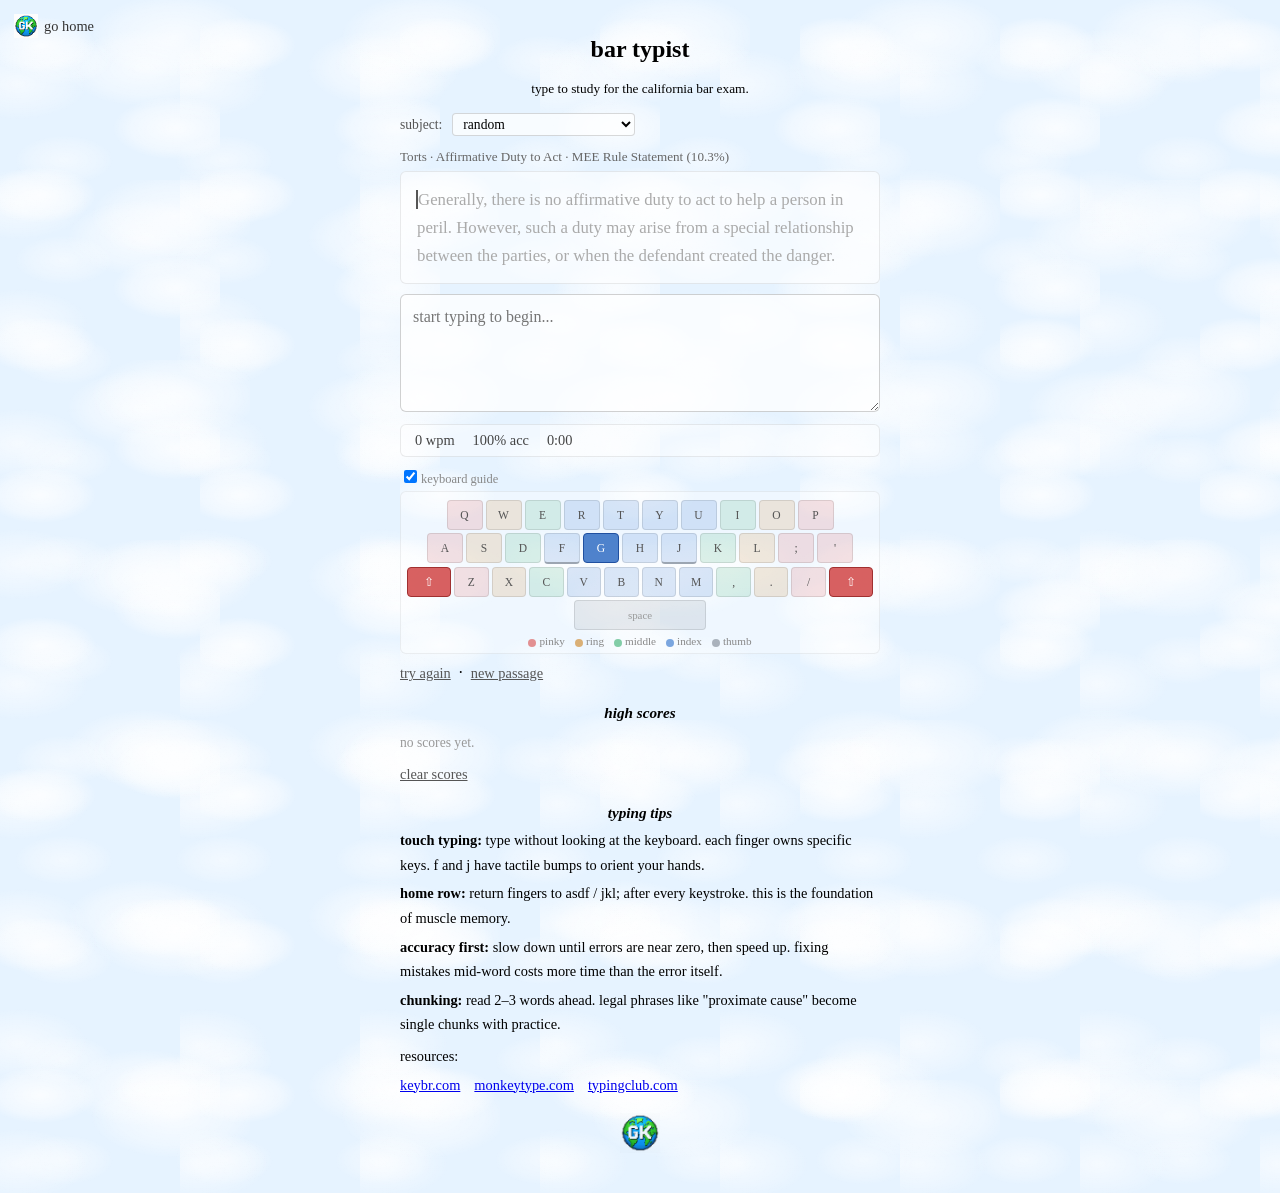
<file: index.html>
<!DOCTYPE html>
<html lang="en">
<head>
  <meta charset="UTF-8">
  <meta name="viewport" content="width=device-width, initial-scale=1.0">
  <link rel="apple-touch-icon" sizes="180x180" href="[data-uri]">
  <link rel="icon" type="image/png" sizes="32x32" href="https://gracekantrow.com/favicon_io/favicon-32x32.png">
  <link rel="icon" type="image/png" sizes="16x16" href="https://gracekantrow.com/favicon_io/favicon-16x16.png">
  <link rel="shortcut icon" href="https://gracekantrow.com/favicon_io/favicon.ico">
  
  <title>bar typist</title>
  <link rel="stylesheet" href="style.css">
</head>
<body>
<a href="https://gracekantrow.com" style="position:fixed;top:14px;left:14px;display:flex;align-items:center;gap:6px;text-decoration:none;color:#333;font-family:'Times New Roman',Times,serif;font-size:0.9em;z-index:100;">
  <img src="[data-uri]" width="24" height="24" alt="globe" style="mix-blend-mode:multiply;">
  go home
</a>
<center>
  <h1>bar typist</h1>
  <p><small>type to study for the california bar exam.</small></p>

  <div id="test-section">
    <div style="text-align:left;margin-bottom:8px;">
      <label for="subject-select" style="font-size:0.85em;color:#555;margin-right:6px;">subject:</label>
      <select id="subject-select" style="font-size:0.85em;padding:2px 6px;border-radius:4px;border:1px solid rgba(0,0,0,0.15);font-family:inherit;background:rgba(255,255,255,0.7);">
        <option value="">random</option>
      </select>
    </div>
    <p id="passage-meta" style="font-size:0.82em;color:#666;margin-bottom:6px;text-align:left;"></p>
    <div id="passage-display"></div>
    <textarea id="type-input" name="type-input" rows="4"
      spellcheck="false"
      autocorrect="off"
      autocapitalize="off"
      autocomplete="off"
      placeholder="start typing to begin..."></textarea>
    <div id="live-stats">
      <span id="stat-wpm">0 wpm</span>
      <span id="stat-acc">100% acc</span>
      <span id="stat-time">0:00</span>
    </div>
    <div id="keyboard-wrap">
      <label class="kb-toggle">
        <input type="checkbox" id="show-keyboard" checked>keyboard guide
      </label>
      <div id="keyboard-display"></div>
    </div>
    <div style="text-align:left;margin-bottom:8px;">
      <button class="btn-link" onclick="tryAgain()">try again</button>
      &nbsp;·&nbsp;
      <button class="btn-link" onclick="newPassage()">new passage</button>
    </div>
  </div>

  <div id="results-section" class="hidden">
    <div id="results-grid">
      <div class="result-item">
        <span class="result-value" id="res-wpm">—</span>
        <span class="result-label">wpm</span>
      </div>
      <div class="result-item">
        <span class="result-value" id="res-acc">—</span>
        <span class="result-label">accuracy</span>
      </div>
      <div class="result-item">
        <span class="result-value" id="res-time">—</span>
        <span class="result-label">time</span>
      </div>
      <div class="result-item">
        <span class="result-value" id="res-errors">—</span>
        <span class="result-label">errors</span>
      </div>
    </div>
    <div id="feedback-box"></div>
    <div id="score-entry" class="hidden">
      <input type="text" id="score-name" placeholder="your name" maxlength="24">
      <button class="btn-link" onclick="saveScore()">save score</button>
    </div>
    <div style="text-align:left;margin-bottom:8px;">
      <button class="btn-link" onclick="tryAgain()">try again</button>
      &nbsp;·&nbsp;
      <button class="btn-link" onclick="newPassage()">new passage</button>
    </div>
  </div>

  <p class="section-header"><b><i>high scores</i></b></p>
  <div id="scores-list" style="text-align:left;"></div>
  <div style="text-align:left;margin-top:6px;">
    <button class="btn-link" onclick="clearScores()">clear scores</button>
  </div>

  <p class="section-header"><b><i>typing tips</i></b></p>
  <div style="text-align:left;font-size:0.9em;line-height:1.7;">
    <p style="margin:0.3em 0;">
      <b>touch typing:</b> type without looking at the keyboard. each finger owns specific keys.
      f and j have tactile bumps to orient your hands.
    </p>
    <p style="margin:0.3em 0;">
      <b>home row:</b> return fingers to asdf / jkl; after every keystroke.
      this is the foundation of muscle memory.
    </p>
    <p style="margin:0.3em 0;">
      <b>accuracy first:</b> slow down until errors are near zero, then speed up.
      fixing mistakes mid-word costs more time than the error itself.
    </p>
    <p style="margin:0.3em 0;">
      <b>chunking:</b> read 2–3 words ahead. legal phrases like "proximate cause"
      become single chunks with practice.
    </p>
    <p style="margin:0.5em 0 0.2em;">resources:</p>
    <div class="resource-row">
      <a href="https://www.keybr.com" target="_blank" rel="noopener">keybr.com</a>
      <a href="https://monkeytype.com" target="_blank" rel="noopener">monkeytype.com</a>
      <a href="https://www.typingclub.com" target="_blank" rel="noopener">typingclub.com</a>
    </div>
  </div>

  <p><img src="[data-uri]" width="40" height="40" alt="logo" style="mix-blend-mode: multiply;"></p>
</center>

<script src="passages.js"></script>
<script src="typist.js"></script>
</body>
</html>
</file>
<file: style.css>
body {
    background-color: #e6f3ff;
    background-image:
        radial-gradient(ellipse 80px 40px at 20% 30%, rgba(255,255,255,0.8) 0%, rgba(255,255,255,0.4) 50%, transparent 70%),
        radial-gradient(ellipse 120px 60px at 70% 20%, rgba(255,255,255,0.7) 0%, rgba(255,255,255,0.3) 50%, transparent 70%),
        radial-gradient(ellipse 100px 50px at 10% 70%, rgba(255,255,255,0.6) 0%, rgba(255,255,255,0.2) 50%, transparent 70%),
        radial-gradient(ellipse 90px 45px at 80% 80%, rgba(255,255,255,0.8) 0%, rgba(255,255,255,0.4) 50%, transparent 70%),
        radial-gradient(ellipse 70px 35px at 40% 60%, rgba(255,255,255,0.5) 0%, rgba(255,255,255,0.2) 50%, transparent 70%),
        radial-gradient(ellipse 110px 55px at 60% 40%, rgba(255,255,255,0.7) 0%, rgba(255,255,255,0.3) 50%, transparent 70%);
    background-size: 200px 150px, 250px 180px, 180px 120px, 220px 160px, 160px 100px, 240px 170px;
    font-family: inherit;
    margin: 0;
    padding: 20px;
}

center { max-width: 480px; margin: 0 auto; }
h1 { font-size: 1.5em; margin-bottom: 0.3em; }

#passage-display {
    background: rgba(255,255,255,0.55);
    border: 1px solid rgba(0,0,0,0.08);
    border-radius: 6px;
    padding: 14px 16px;
    font-size: 1.05em;
    line-height: 1.65;
    text-align: left;
    margin-bottom: 10px;
    word-break: break-word;
}

#type-input {
    width: 100%;
    box-sizing: border-box;
    background: rgba(255,255,255,0.55);
    border: 1px solid rgba(0,0,0,0.08);
    border-radius: 6px;
    padding: 10px 12px;
    font-size: 1em;
    line-height: 1.5;
    resize: vertical;
    outline: none;
    font-family: inherit;
    margin-bottom: 8px;
}

#type-input:focus {
    border-color: rgba(0,0,0,0.18);
    background: rgba(255,255,255,0.75);
}

#live-stats {
    background: rgba(255,255,255,0.45);
    border: 1px solid rgba(0,0,0,0.08);
    border-radius: 6px;
    padding: 7px 14px;
    font-size: 0.9em;
    color: #444;
    margin-bottom: 10px;
    display: flex;
    gap: 18px;
}

#results-grid {
    display: grid;
    grid-template-columns: 1fr 1fr;
    gap: 8px;
    margin-bottom: 10px;
}

.result-item {
    background: rgba(255,255,255,0.55);
    border: 1px solid rgba(0,0,0,0.08);
    border-radius: 6px;
    padding: 12px 14px;
    text-align: center;
}

.result-value {
    font-size: 1.6em;
    font-weight: bold;
    display: block;
}

.result-label {
    font-size: 0.8em;
    color: #666;
    display: block;
    margin-top: 2px;
}

#feedback-box {
    background: rgba(255,255,255,0.45);
    border: 1px solid rgba(0,0,0,0.08);
    border-radius: 6px;
    padding: 10px 14px;
    font-size: 0.92em;
    color: #444;
    margin-bottom: 10px;
    text-align: left;
}

#score-entry {
    background: rgba(255,255,255,0.45);
    border: 1px solid rgba(0,0,0,0.08);
    border-radius: 6px;
    padding: 10px 14px;
    margin-bottom: 10px;
    display: flex;
    gap: 8px;
    align-items: center;
}

#score-entry input {
    flex: 1;
    background: rgba(255,255,255,0.7);
    border: 1px solid rgba(0,0,0,0.08);
    border-radius: 4px;
    padding: 6px 10px;
    font-size: 0.95em;
    font-family: inherit;
    outline: none;
}

#score-entry input:focus {
    border-color: rgba(0,0,0,0.2);
}

.score-row {
    display: flex;
    align-items: baseline;
    gap: 8px;
    padding: 5px 0;
    border-bottom: 1px solid rgba(0,0,0,0.05);
    font-size: 0.9em;
}

.score-rank {
    color: #888;
    min-width: 22px;
    font-size: 0.85em;
}

.score-wpm {
    font-weight: bold;
    min-width: 52px;
}

.score-detail {
    color: #666;
    font-size: 0.85em;
}

.resource-row {
    display: flex;
    gap: 14px;
    flex-wrap: wrap;
    margin-top: 4px;
}

.btn-link {
    background: none;
    border: none;
    padding: 0;
    font-size: 0.9em;
    color: #555;
    cursor: pointer;
    text-decoration: underline;
    font-family: inherit;
}

.btn-link:hover {
    color: #222;
}

.section-header {
    margin-top: 1.4em;
    margin-bottom: 0.4em;
    font-size: 0.95em;
}

/* Character coloring */
.char-pending { color: #aaa; }
.char-correct { color: #222; }
.char-error   { color: #c0392b; background: rgba(192,57,43,0.12); border-radius: 2px; }
.char-cursor  { border-left: 2px solid #555; margin-left: -1px; }

.hidden { display: none; }

/* ── keyboard guide ─────────────────────────────────────────────────────── */
#keyboard-wrap {
  margin: 8px 0 10px;
}

.kb-toggle {
  display: block;
  font-size: 0.78em;
  color: #888;
  text-align: left;
  margin-bottom: 4px;
  cursor: pointer;
}

.kb-toggle input { margin-right: 4px; }

#keyboard-display {
  background: rgba(255,255,255,0.35);
  border: 1px solid rgba(0,0,0,0.06);
  border-radius: 6px;
  padding: 8px 6px 6px;
  user-select: none;
}

.kb-row {
  display: flex;
  justify-content: center;
  gap: 3px;
  margin-bottom: 3px;
}

.kb-key {
  display: inline-flex;
  align-items: center;
  justify-content: center;
  width: 34px;
  height: 28px;
  border-radius: 4px;
  font-size: 0.72em;
  font-weight: 500;
  border: 1px solid rgba(0,0,0,0.1);
  transition: background 0.08s, border-color 0.08s;
  cursor: default;
  color: #555;
}

.kb-key[data-finger="pk"] { background: rgba(220,100,100,0.18); }
.kb-key[data-finger="rg"] { background: rgba(210,145,60,0.18); }
.kb-key[data-finger="md"] { background: rgba(80,185,130,0.18); }
.kb-key[data-finger="ix"] { background: rgba(70,130,210,0.18); }
.kb-key[data-finger="th"] { background: rgba(140,148,160,0.18); }

.kb-key.kb-next[data-finger="pk"] { background: rgba(210,70,70,0.85); color: #fff; border-color: #a03030; }
.kb-key.kb-next[data-finger="rg"] { background: rgba(200,130,40,0.85); color: #fff; border-color: #906020; }
.kb-key.kb-next[data-finger="md"] { background: rgba(50,165,100,0.85); color: #fff; border-color: #259060; }
.kb-key.kb-next[data-finger="ix"] { background: rgba(50,110,195,0.85); color: #fff; border-color: #2050a0; }
.kb-key.kb-next[data-finger="th"] { background: rgba(90,100,118,0.85); color: #fff; border-color: #405060; }

.kb-home { border-bottom: 2px solid rgba(0,0,0,0.28) !important; }

.kb-shift { width: 44px; }

.kb-space { width: 130px; font-size: 0.68em; color: #999; }
.kb-space.kb-next { color: #fff; }

.kb-legend {
  display: flex;
  justify-content: center;
  gap: 10px;
  margin-top: 5px;
  font-size: 0.7em;
  color: #888;
}

.kb-legend-dot {
  display: inline-block;
  width: 8px;
  height: 8px;
  border-radius: 50%;
  margin-right: 3px;
  vertical-align: middle;
}
</file>
